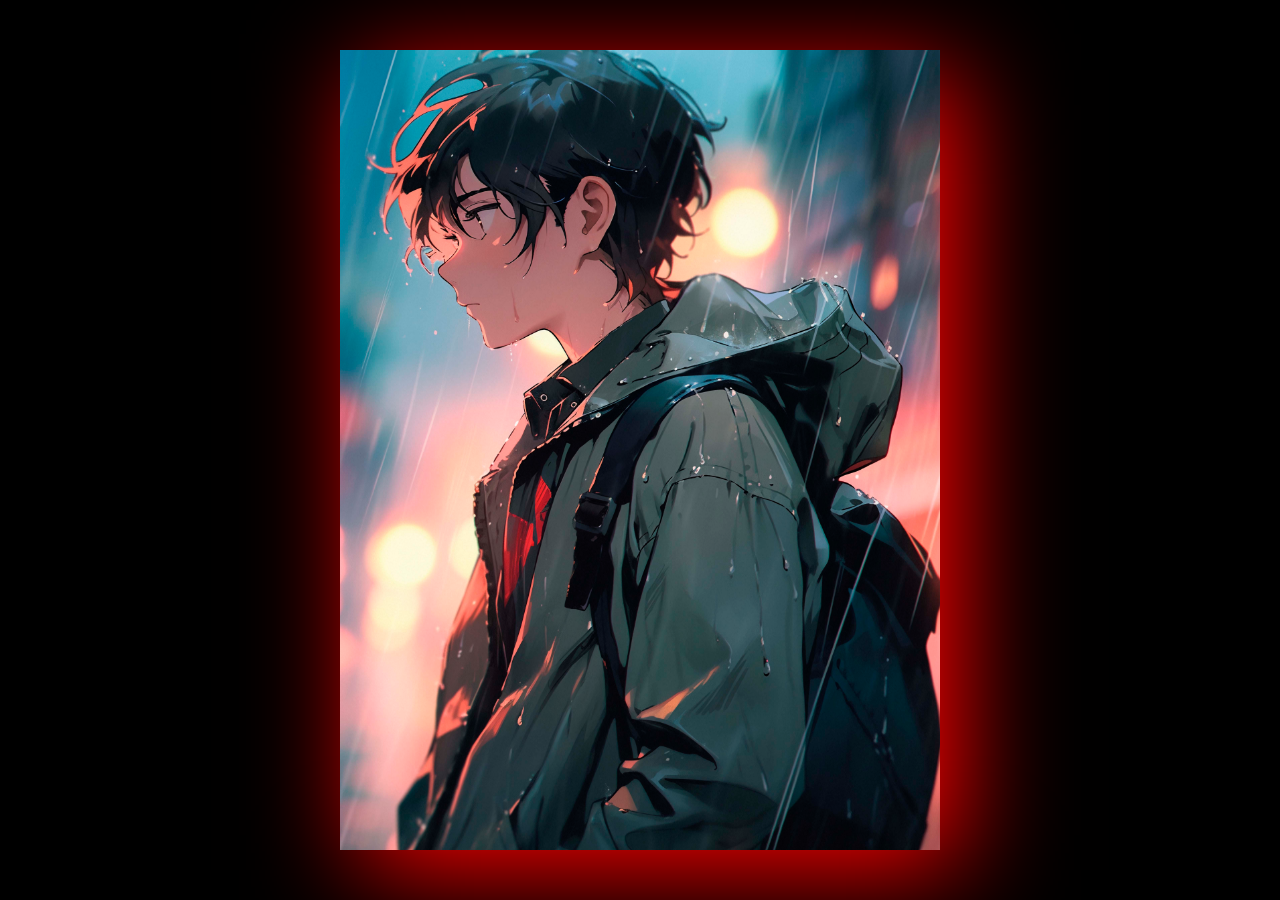
<file: 10.class/index.html>
<!DOCTYPE html>
<html lang="en">
<head>
    <meta charset="UTF-8">
    <meta name="viewport" content="width=device-width, initial-scale=1.0">
    <title>Document</title>
    <link rel="stylesheet" href="style.css">
</head>
<body>
    <div>
        <div class="box">
            <img src="image/image.jpg" alt="">  
        </div>
    </div>
</body>
</html>
</file>
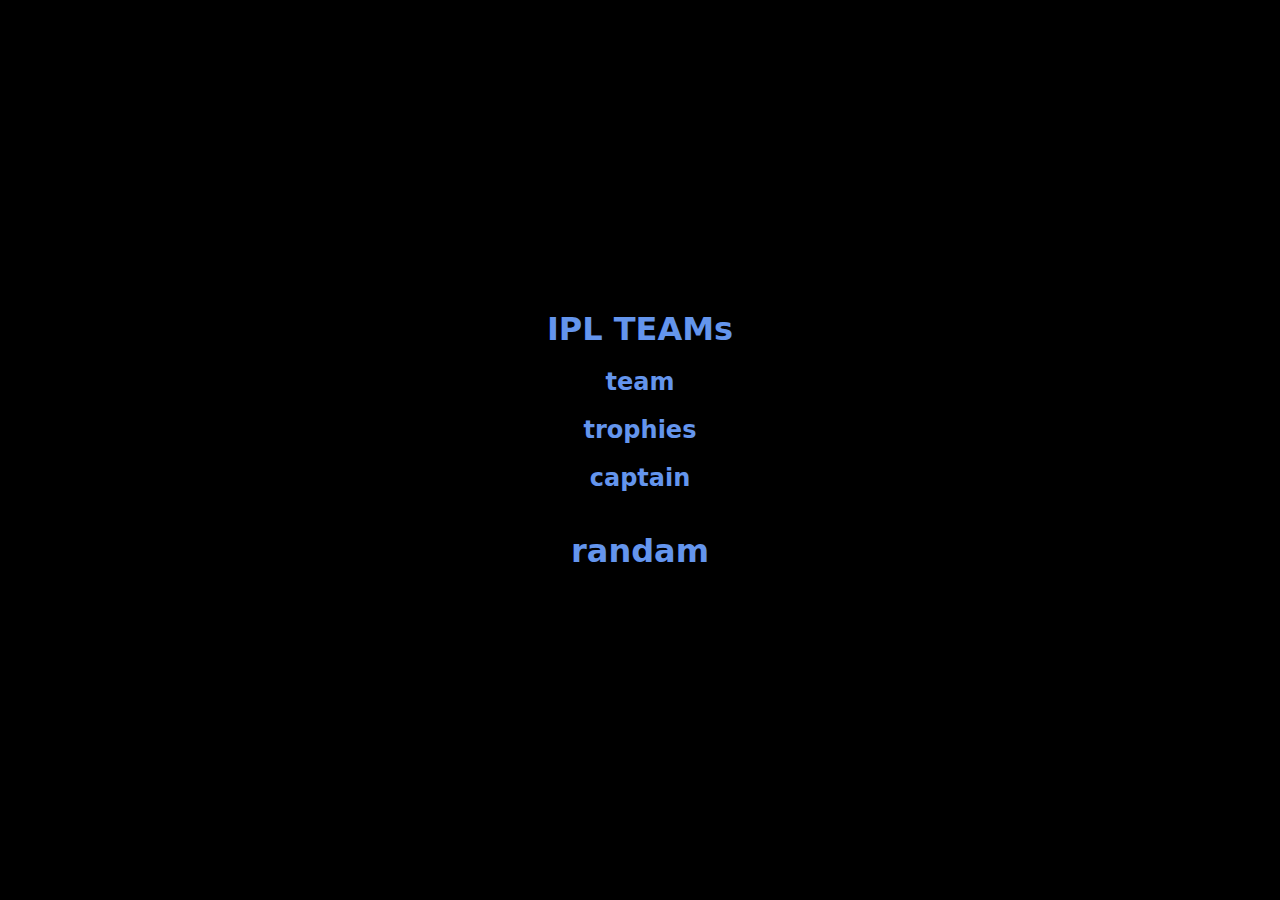
<file: 2.1.Task/index.html>
<!DOCTYPE html>
<html lang="en">
<head>
    <meta charset="UTF-8">
    <meta name="viewport" content="width=device-width, initial-scale=1.0">
    <title>Document</title>
    <link rel="stylesheet" href="style.css">
</head>
<body>
    <main>
        <h1>IPL TEAMs</h1>
        <h2 id="team">team</h2>
        <h2 id="trophies">trophies</h2>
        <h2 id="captain">captain</h2>

        <button>randam</button>
    </main>
    <script src="script.js"></script>
</body>
</html>
</file>
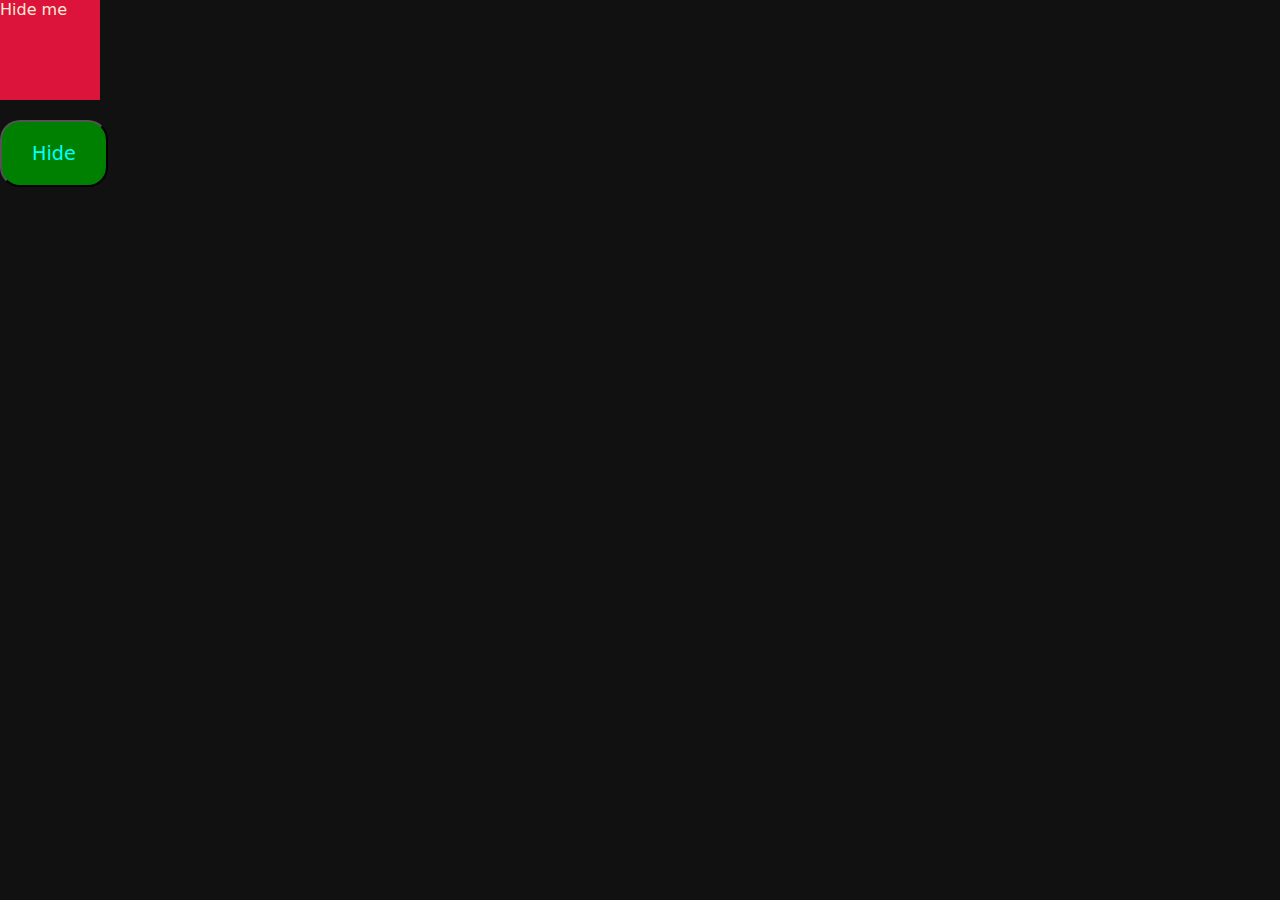
<file: 2.class/index.html>
<!DOCTYPE html>
<html lang="en">
<head>
    <meta charset="UTF-8">
    <meta name="viewport" content="width=device-width, initial-scale=1.0">
    <title>Document</title>
    <link rel="stylesheet" href="style.css">
</head>
<body>
    <div>Hide me</div>
    <button>Hide</button>
    <script src="script.js"></script>
</body>
</html>
</file>
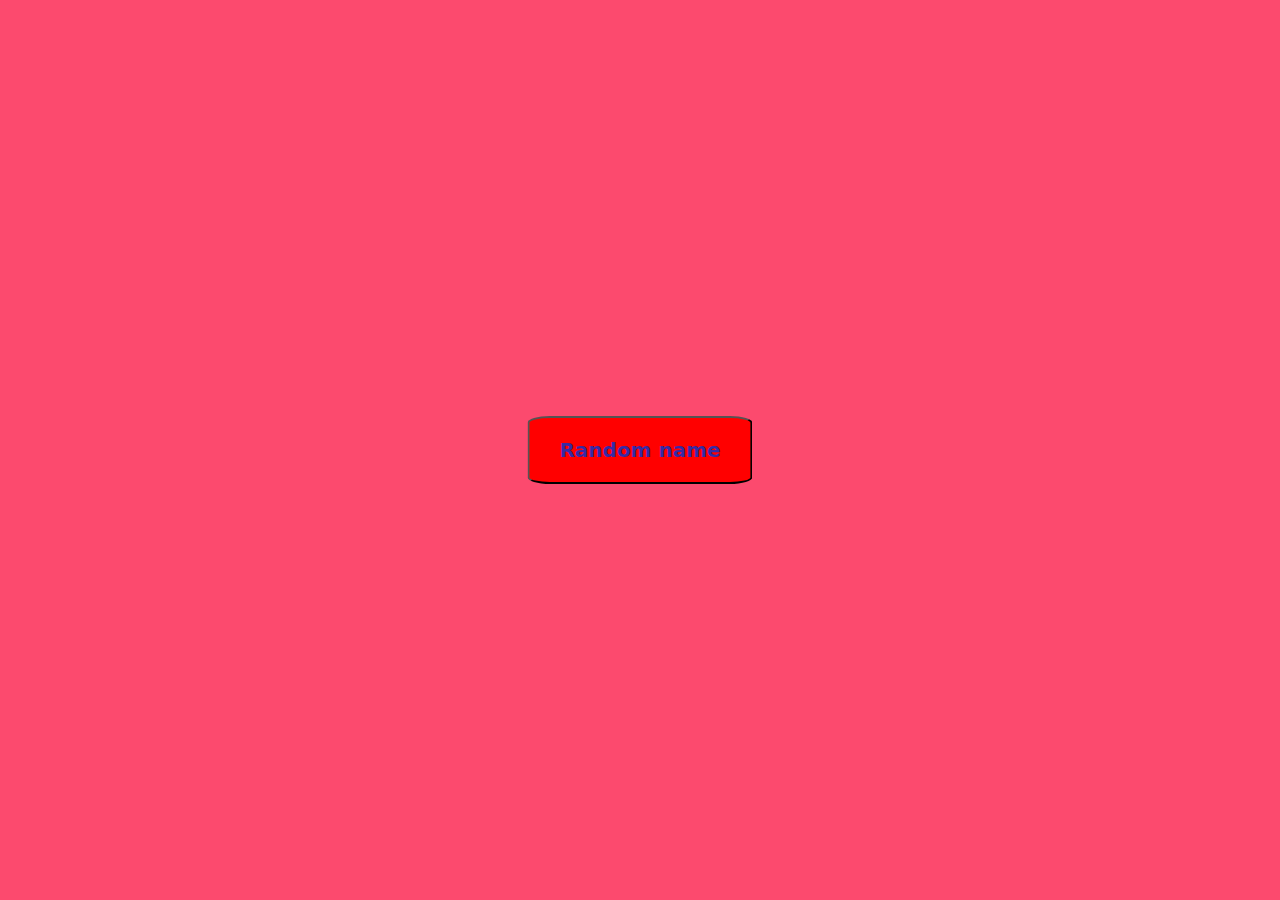
<file: 3.1.class/index.html>
<!DOCTYPE html>
<html lang="en">
<head>
    <meta charset="UTF-8">
    <meta name="viewport" content="width=device-width, initial-scale=1.0">
    <title>Document</title>
    <link rel="stylesheet" href="style.css">
</head>
<body>
    <main>
        <button>Random name</button>
    </main>
    <script src="script.js"></script>
</body>
</html>
</file>
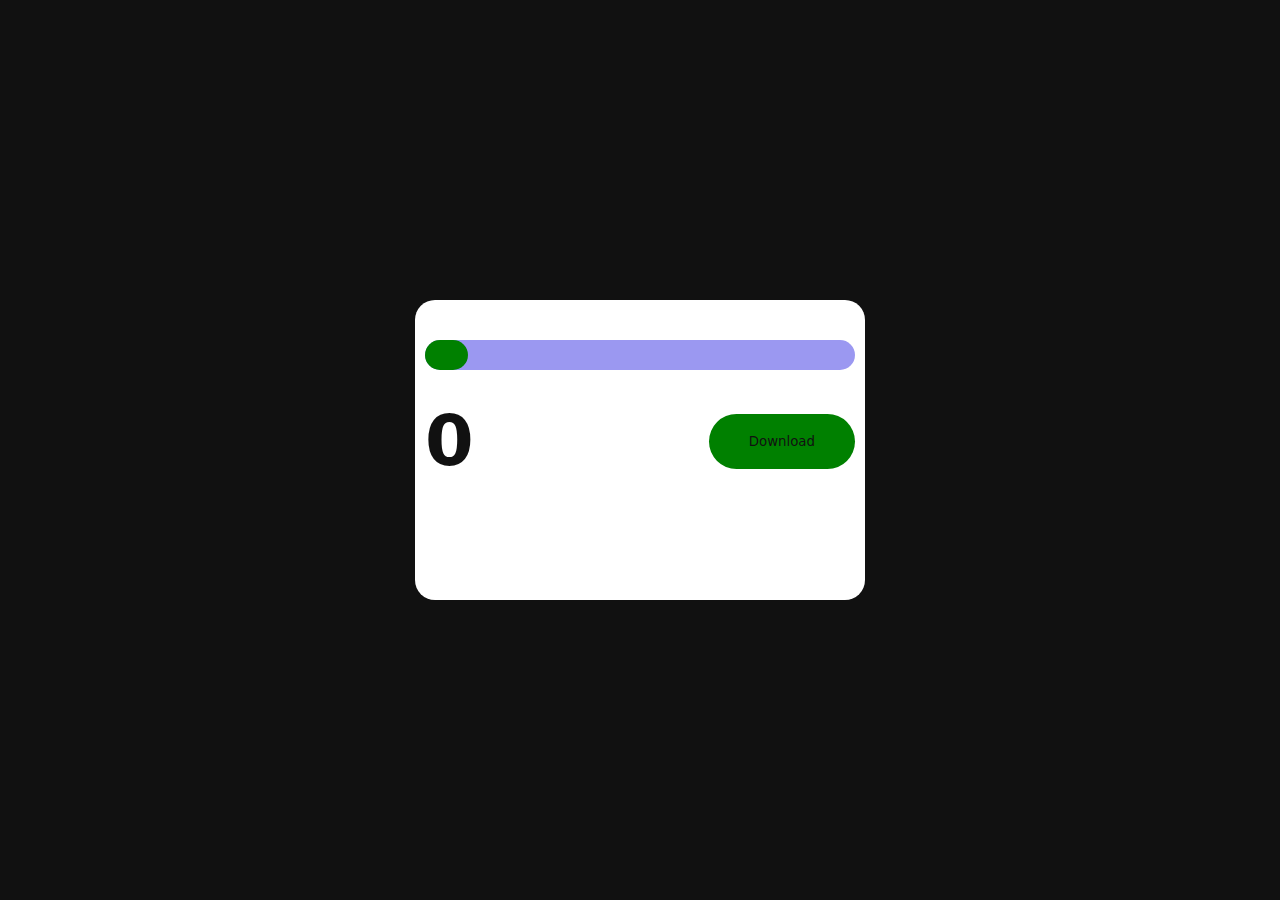
<file: 4.1.class/index.html>
<!DOCTYPE html>
<html lang="en">
<head>
    <meta charset="UTF-8">
    <meta name="viewport" content="width=device-width, initial-scale=1.0">
    <title>Document</title>
    <link rel="stylesheet" href="style.css">
</head>
<body>
    <main>
        <div class="card">

            <div class="outer">
                <div class="inner">   
                </div>
                <div class="bottom">
                    <h1>0</h1>
                    <button>Download</button>
                </div>
            </div>
        </div>
    </main>
    <script src="script.js"></script>
</body>
</html>
</file>
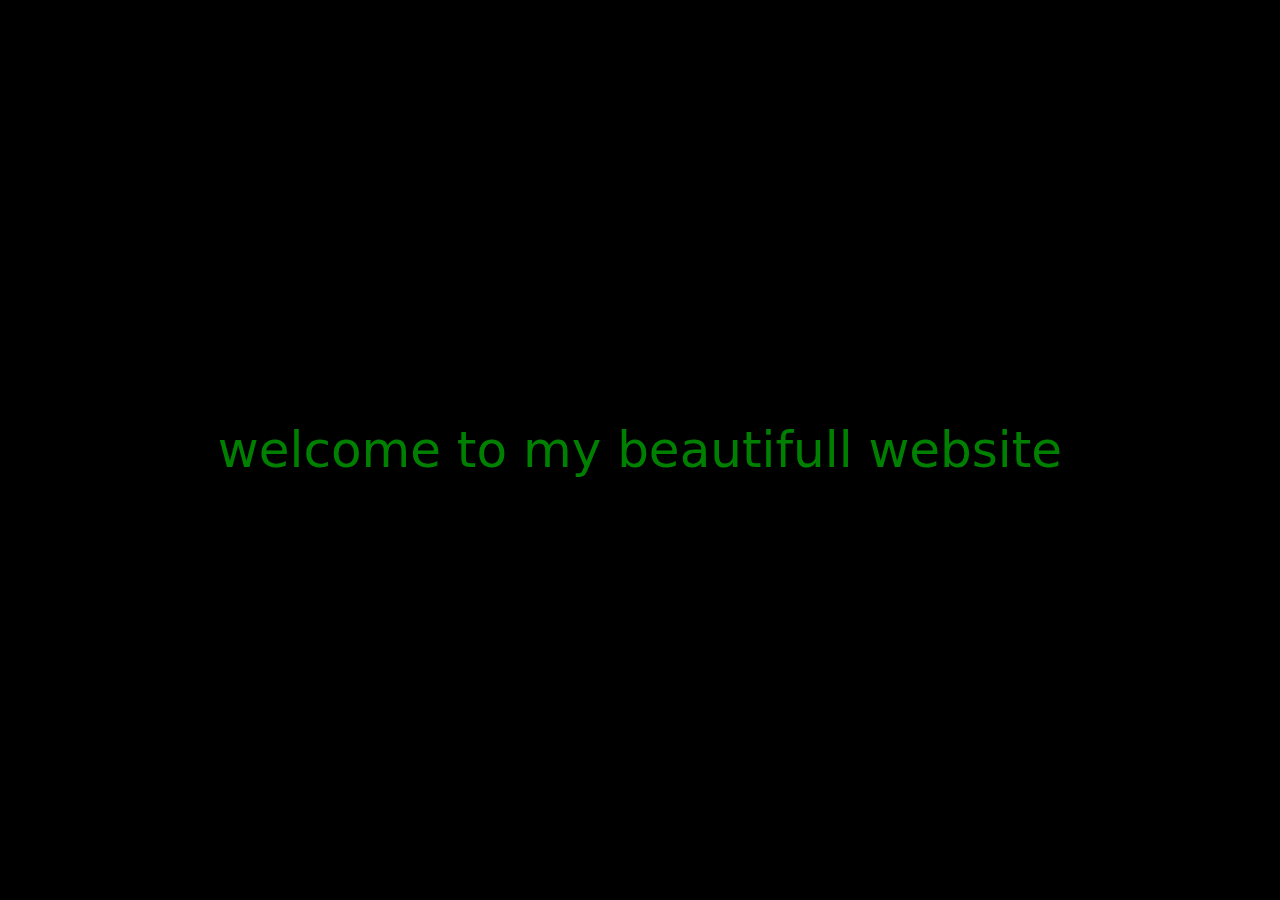
<file: 9.2.class/index.html>
<!DOCTYPE html>
<html lang="en">
<head>
    <meta charset="UTF-8">
    <meta name="viewport" content="width=device-width, initial-scale=1.0">
    <title>Document</title>
    <link rel="stylesheet" href="style.css">
</head>
<body>
    <div>
        <p>welcome to my beautifull website</p>
    </div>
    <script src="script.js"></script>
</body>
</html>
</file>
<file: 10.class/style.css>
*{
    margin: 0;
    padding: 0;
    box-sizing: border-box;
    font-family: system-ui, -apple-system, BlinkMacSystemFont, 'Segoe UI', Roboto, Oxygen, Ubuntu, Cantarell, 'Open Sans', 'Helvetica Neue', sans-serif;
    color: aliceblue;
}

html,body{
    height: 100%;
    width: 100%;
    background-color: #000;
}

div {
    height: 100%;
    width: 100%;
    display: flex;
    justify-content: center;
    align-items: center;
}

.box {
    height: 800px;
    width: 600px;
    background-color: red;
    box-shadow: 20px 20px 100px red;
    position: relative;
    padding: 20px 20px;
}

.box img {
    height: 100%;
    width: 100%;
    object-fit: cover;
    position: absolute;
    /* top: 0; */
    /* box-shadow: 0 4px 100px rgba(172, 17, 17, 0.4); */
}
</file>
<file: 2.1.Task/style.css>
*{
    margin: 0;
    padding: 0;
    box-sizing: border-box;
    font-family: system-ui, -apple-system, BlinkMacSystemFont, 'Segoe UI', Roboto, Oxygen, Ubuntu, Cantarell, 'Open Sans', 'Helvetica Neue', sans-serif;
}

html,body {
    height: 100%;
    width: 100%;
    background-color: black;
    color: wheat;
}

main {
    height: 100%;
    width: 100%;
    display: flex;
    justify-content: center;
    align-items: center;
    flex-direction: column;
    gap: 20px;
}

h1 {
    font-weight: 800;
    font-size: xxl;
    color: cornflowerblue;
}
h2 {
    font-weight: 800;
    font-size: xxl;
    color: cornflowerblue;
}

button {
    padding: 20px 40px;
    border: none;
    border-radius: 10px;
    font-weight: 800;
    font-size: xx-large;
    color: cornflowerblue;
    background-color: rgba(255, 0, 242, 0);
}
</file>
<file: 2.class/style.css>
*{
    margin: 0;
    padding: 0;
    box-sizing: border-box;
    font-family: system-ui, -apple-system, BlinkMacSystemFont, 'Segoe UI', Roboto, Oxygen, Ubuntu, Cantarell, 'Open Sans', 'Helvetica Neue', sans-serif;
}
html,body {
    background-color: #111;
    color: antiquewhite;
}

div{
    height: 100px;
    width: 100px;
    background-color: crimson;
}
button {
    margin-top: 20px;
    padding: 20px 30px;
    border-radius: 20px;
    background-color: green;
    color: aqua;
    font-size: larger;
}
</file>
<file: 3.1.class/style.css>
*{
    margin: 0;
    padding: 0;
    box-sizing: border-box;
    font-family: system-ui, -apple-system, BlinkMacSystemFont, 'Segoe UI', Roboto, Oxygen, Ubuntu, Cantarell, 'Open Sans', 'Helvetica Neue', sans-serif;
}

html,body{
    height: 100%;
    width: 100%;
    background-color: #000;
}

main{
    height: 100%;
    width: 100%;
    background-color: rgb(252, 74, 110);
    overflow-y: hidden;
    overflow-x: hidden;
}

button {
    padding: 20px 30px;
    font-size: 20px;
    font-weight: 800;
    color: rgb(54, 42, 165);
    background-color: red;
    border-radius: 10%;
    position: relative;
    left: 50%;
    top: 50%;
    transform: translate(-50%, -50%);
    z-index: 10;
}
</file>
<file: 4.1.class/style.css>
* {
    margin: 0;
    padding: 0;
    box-sizing: border-box;
    font-family: system-ui, -apple-system, BlinkMacSystemFont, 'Segoe UI', Roboto, Oxygen, Ubuntu, Cantarell, 'Open Sans', 'Helvetica Neue', sans-serif;
    color: #111;
}

html,body{
    height: 100%;
    width: 100%;
}

main{
    height: 100%;
    width: 100%;
    background-color: #111;
    display: flex;
    justify-content: center;
    align-items: center;
}

.card {
    width: 450px;
    height: 300px;
    background-color: #fff;
    padding: 40px 10px;
    border-radius: 20px;
    box-shadow: 20px;
}

.outer {
    width: 100%;
    height: 30px;
    background-color: #9b98f1;
    border-radius: 20px;
}

.inner {
    width: 10%;
    height: 100%;
    background-color: green;
    border-radius: 20px;
}

.bottom {
    display: flex;
    justify-content: space-between;
    align-items: center;
    margin-top: 30px;
}

.bottom button {
    padding: 20px 40px;
    background-color: green;
    border: none;
    border-radius: 30px;    
}

.bottom button:active {
    scale: 0.9;
}

.bottom h1 {
    font-size: 70px;
}
</file>
<file: 9.2.class/style.css>
*{
    margin: 0;
    padding: 0;
    box-sizing: border-box;
    font-family: system-ui, -apple-system, BlinkMacSystemFont, 'Segoe UI', Roboto, Oxygen, Ubuntu, Cantarell, 'Open Sans', 'Helvetica Neue', sans-serif;
    color: aliceblue;
}

html,body{
    height: 100%;
    width: 100%;
}

div {
    height: 100%;
    width: 100%;
    background: #000;
    display: flex;
    justify-content: center;
    align-items: center;

}

p {
    font-size: 50px;
    color: green;
}
</file>
